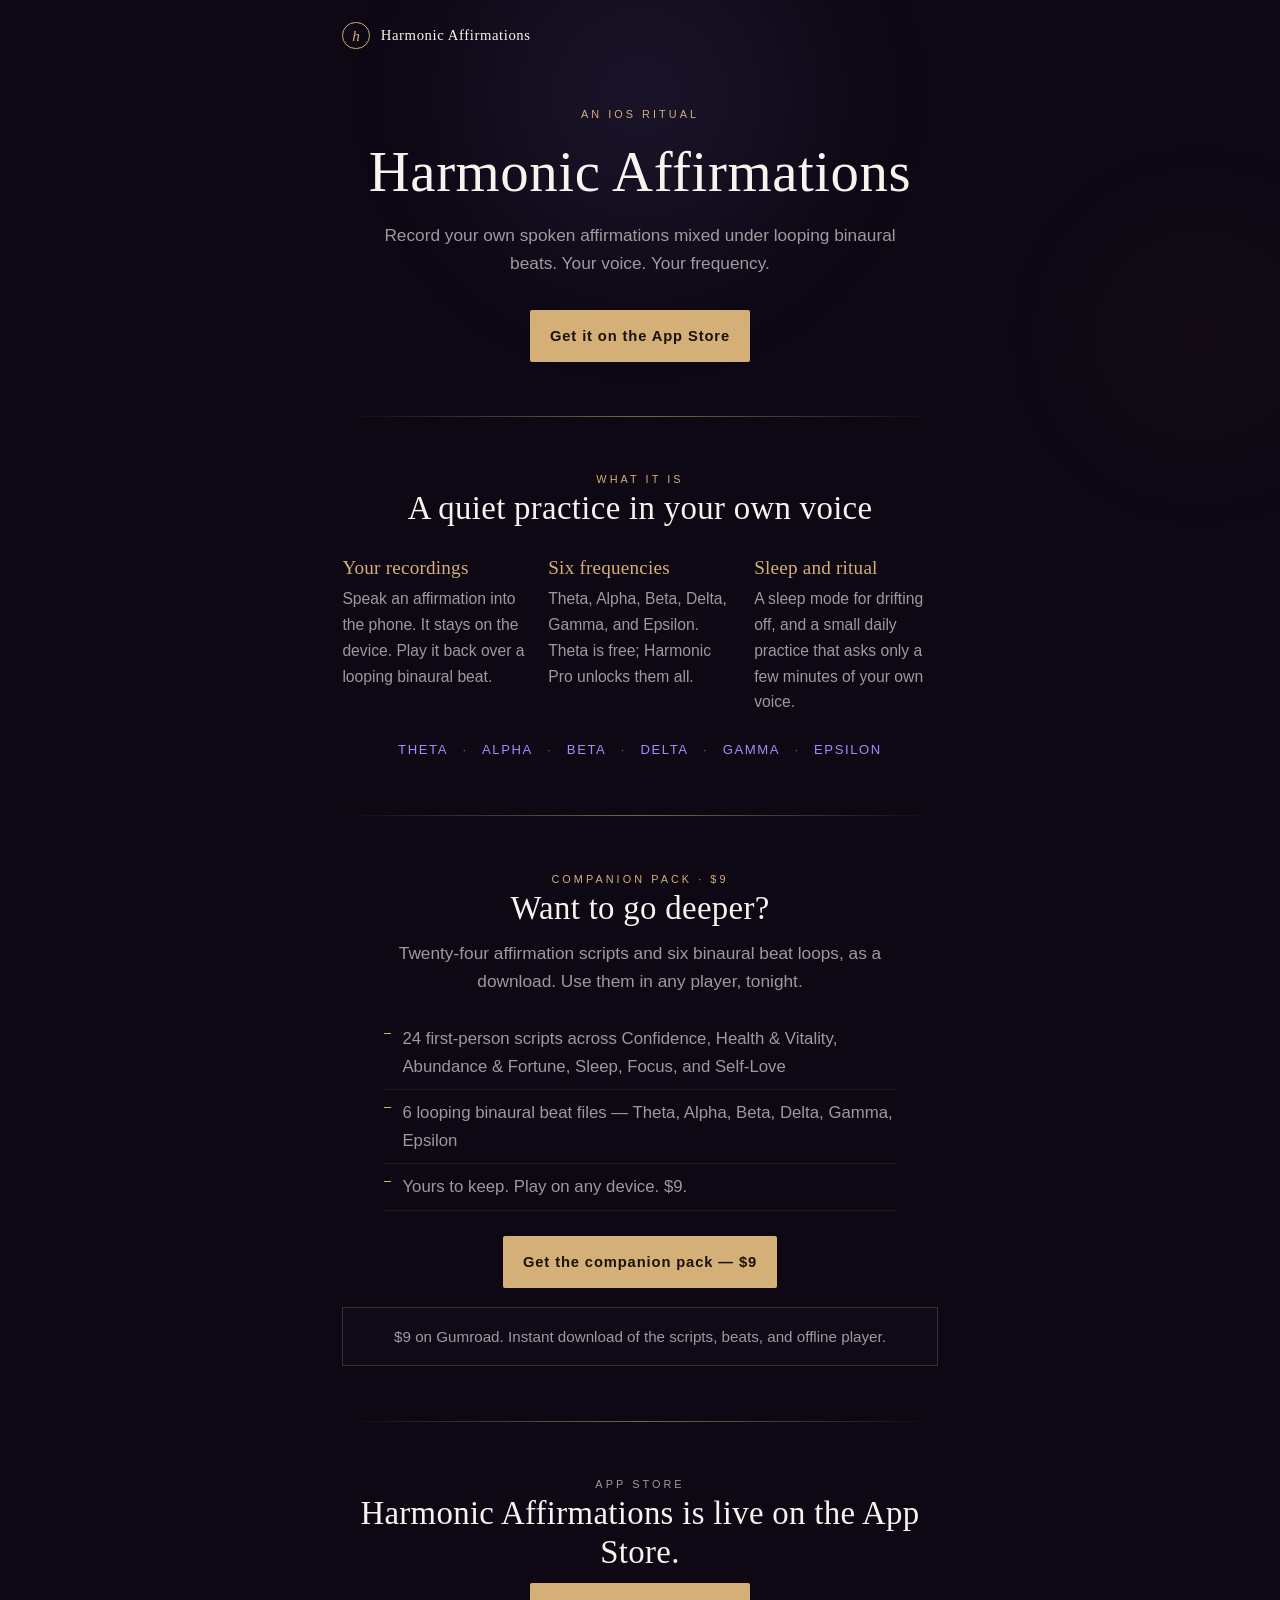
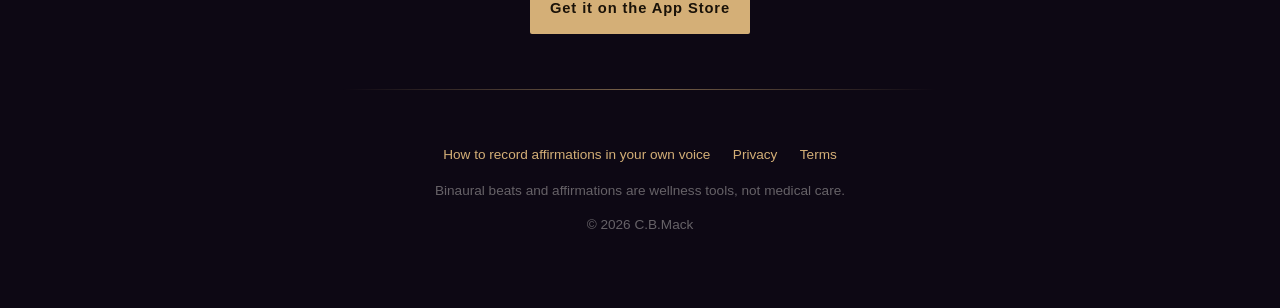
<file: index.html>
<!DOCTYPE html>
<html lang="en">
<head>
  <meta charset="utf-8" />
  <meta name="viewport" content="width=device-width, initial-scale=1" />
  <meta name="theme-color" content="#0d0814" />
  <meta name="description" content="Harmonic Affirmations — record your own spoken affirmations mixed under looping binaural beats. An iOS app by C.B.Mack." />
  <title>Harmonic Affirmations — Your voice. Your frequency.</title>
  <style>
    :root {
      --bg: #0d0814;
      --bg-alt: #140c1c;
      --gold: #d4af77;
      --gold-soft: rgba(212, 175, 119, 0.22);
      --amethyst: #a78bfa;
      --cream: #f7f4ef;
      --muted: rgba(247, 244, 239, 0.62);
      --faint: rgba(247, 244, 239, 0.38);
      --serif: Palatino, "Palatino Linotype", "Book Antiqua", Georgia, serif;
      --sans: "Avenir Next", "Gill Sans", "Gill Sans MT", Calibri, "Trebuchet MS", sans-serif;
    }

    * { box-sizing: border-box; margin: 0; padding: 0; }

    html { scroll-behavior: smooth; }

    @media (prefers-reduced-motion: reduce) {
      html { scroll-behavior: auto; }
      .glow, .orb { animation: none !important; }
    }

    body {
      font-family: var(--sans);
      background: var(--bg);
      color: var(--cream);
      line-height: 1.65;
      font-size: 1.05rem;
      min-height: 100vh;
      -webkit-font-smoothing: antialiased;
    }

    .atmosphere {
      position: fixed;
      inset: 0;
      pointer-events: none;
      z-index: 0;
      overflow: hidden;
    }

    .orb {
      position: absolute;
      border-radius: 50%;
      filter: blur(80px);
      opacity: 0.45;
    }

    .orb-a {
      width: 28rem;
      height: 28rem;
      top: -8rem;
      left: 50%;
      transform: translateX(-50%);
      background: radial-gradient(circle, rgba(167, 139, 250, 0.35), transparent 70%);
    }

    .orb-b {
      width: 18rem;
      height: 18rem;
      top: 12rem;
      right: -4rem;
      background: radial-gradient(circle, rgba(212, 175, 119, 0.18), transparent 70%);
    }

    .wrap {
      position: relative;
      z-index: 1;
      max-width: 40rem;
      margin: 0 auto;
      padding: 0 1.4rem 4.5rem;
    }

    header.top {
      display: flex;
      align-items: center;
      justify-content: space-between;
      padding: 1.35rem 0 0;
    }

    .mark {
      display: flex;
      align-items: center;
      gap: 0.7rem;
      text-decoration: none;
      color: var(--cream);
    }

    .mark-h {
      width: 1.7rem;
      height: 1.7rem;
      border: 1px solid var(--gold);
      border-radius: 50%;
      display: grid;
      place-items: center;
      font-family: var(--serif);
      font-style: italic;
      color: var(--gold);
      font-size: 0.95rem;
      line-height: 1;
    }

    .mark-name {
      font-family: var(--serif);
      font-size: 0.92rem;
      letter-spacing: 0.04em;
    }

    .kicker {
      font-size: 0.68rem;
      letter-spacing: 0.28em;
      text-transform: uppercase;
      color: var(--gold);
      font-weight: 500;
    }

    h1, h2, h3 {
      font-family: var(--serif);
      font-weight: 400;
      line-height: 1.18;
      letter-spacing: 0.01em;
    }

    h1 {
      font-size: clamp(2.35rem, 8.4vw, 3.55rem);
      margin: 0.85rem 0 1rem;
    }

    h2 {
      font-size: clamp(1.55rem, 4.4vw, 2.05rem);
      margin-bottom: 0.7rem;
    }

    .lede {
      color: var(--muted);
      font-size: 1.08rem;
      max-width: 32rem;
    }

    .rule {
      border: 0;
      height: 1px;
      background: linear-gradient(90deg, transparent, var(--gold), transparent);
      opacity: 0.55;
      margin: 3.4rem 0;
    }

    .hero {
      padding-top: 3.6rem;
      text-align: center;
    }

    .hero .lede { margin: 0 auto 2rem; }

    .btn {
      display: inline-flex;
      align-items: center;
      justify-content: center;
      background: var(--gold);
      color: #1a1208;
      font-family: var(--sans);
      font-size: 0.92rem;
      letter-spacing: 0.06em;
      font-weight: 600;
      text-decoration: none;
      border: 0;
      cursor: pointer;
      padding: 0.86rem 1.25rem;
      border-radius: 2px;
      white-space: nowrap;
      transition: background 0.2s ease, transform 0.15s ease;
    }

    .btn:hover { background: #e0c08a; }
    .btn:active { transform: translateY(1px); }
    .btn:focus-visible {
      outline: 2px solid var(--amethyst);
      outline-offset: 3px;
    }

    .beats {
      display: grid;
      gap: 1.6rem;
    }

    @media (min-width: 640px) {
      .beats { grid-template-columns: 1fr 1fr 1fr; gap: 1.4rem; }
    }

    .beat h3 {
      font-size: 1.2rem;
      color: var(--gold);
      margin-bottom: 0.4rem;
    }

    .beat p { color: var(--muted); font-size: 0.98rem; }

    .freq {
      display: flex;
      flex-wrap: wrap;
      justify-content: center;
      gap: 0.45rem 0.9rem;
      margin-top: 1.5rem;
      color: var(--amethyst);
      font-size: 0.82rem;
      letter-spacing: 0.12em;
      text-transform: uppercase;
    }

    .freq span { color: var(--faint); }

    .pack-list {
      list-style: none;
      margin: 1.3rem 0 1.6rem;
    }

    .pack-list li {
      position: relative;
      padding: 0.55rem 0 0.55rem 1.15rem;
      color: var(--muted);
      border-bottom: 1px solid rgba(212, 175, 119, 0.1);
    }

    .pack-list li::before {
      content: "";
      position: absolute;
      left: 0;
      top: 1.05rem;
      width: 0.45rem;
      height: 1px;
      background: var(--gold);
    }

    .pack-actions { margin: 0.4rem 0 1.2rem; }

    .note {
      border: 1px solid var(--gold-soft);
      background: rgba(20, 12, 28, 0.55);
      padding: 1rem 1.1rem;
      color: var(--muted);
      font-size: 0.95rem;
      scroll-margin-top: 1.5rem;
    }

    .store p { color: var(--muted); }

    footer {
      margin-top: 0.5rem;
      text-align: center;
      color: var(--faint);
      font-size: 0.85rem;
    }

    footer nav {
      display: flex;
      justify-content: center;
      gap: 1.4rem;
      margin-bottom: 0.85rem;
    }

    footer a { color: var(--gold); text-decoration: none; }
    footer a:hover { text-decoration: underline; }
    footer .copy { margin-top: 0.7rem; }

    .center { text-align: center; }
    .section-head { text-align: center; margin-bottom: 1.8rem; }
    .section-head .lede { margin: 0.5rem auto 0; }
  </style>
</head>
<body>
  <div class="atmosphere" aria-hidden="true">
    <div class="orb orb-a"></div>
    <div class="orb orb-b"></div>
  </div>

  <div class="wrap">
    <header class="top">
      <a class="mark" href="#top">
        <span class="mark-h">h</span>
        <span class="mark-name">Harmonic Affirmations</span>
      </a>
    </header>

    <main id="top">
      <section class="hero" aria-labelledby="product-name">
        <p class="kicker">An iOS ritual</p>
        <h1 id="product-name">Harmonic Affirmations</h1>
        <p class="lede">Record your own spoken affirmations mixed under looping binaural beats. Your voice. Your frequency.</p>

        <a class="btn" href="https://apps.apple.com/us/app/id6763257281" target="_blank" rel="noopener">Get it on the App Store</a>
      </section>

      <hr class="rule" />

      <section aria-labelledby="what-it-is">
        <div class="section-head">
          <p class="kicker">What it is</p>
          <h2 id="what-it-is">A quiet practice in your own voice</h2>
        </div>
        <div class="beats">
          <article class="beat">
            <h3>Your recordings</h3>
            <p>Speak an affirmation into the phone. It stays on the device. Play it back over a looping binaural beat.</p>
          </article>
          <article class="beat">
            <h3>Six frequencies</h3>
            <p>Theta, Alpha, Beta, Delta, Gamma, and Epsilon. Theta is free; Harmonic Pro unlocks them all.</p>
          </article>
          <article class="beat">
            <h3>Sleep and ritual</h3>
            <p>A sleep mode for drifting off, and a small daily practice that asks only a few minutes of your own voice.</p>
          </article>
        </div>
        <p class="freq">Theta <span>·</span> Alpha <span>·</span> Beta <span>·</span> Delta <span>·</span> Gamma <span>·</span> Epsilon</p>
      </section>

      <hr class="rule" />

      <section class="center" aria-labelledby="pack-heading">
        <p class="kicker">Companion pack · $9</p>
        <h2 id="pack-heading">Want to go deeper?</h2>
        <p class="lede" style="margin: 0 auto;">Twenty-four affirmation scripts and six binaural beat loops, as a download. Use them in any player, tonight.</p>
        <ul class="pack-list" style="text-align: left; max-width: 32rem; margin-left: auto; margin-right: auto;">
          <li>24 first-person scripts across Confidence, Health &amp; Vitality, Abundance &amp; Fortune, Sleep, Focus, and Self-Love</li>
          <li>6 looping binaural beat files — Theta, Alpha, Beta, Delta, Gamma, Epsilon</li>
          <li>Yours to keep. Play on any device. $9.</li>
        </ul>
        <div class="pack-actions">
          <a class="btn" href="https://goldengamma.gumroad.com/l/iklzfu" id="buy-pack" data-buy-url="https://goldengamma.gumroad.com/l/iklzfu" target="_blank" rel="noopener">Get the companion pack — $9</a>
        </div>
        <p class="note" id="pack">$9 on Gumroad. Instant download of the scripts, beats, and offline player.</p>
      </section>

      <hr class="rule" />

      <section class="store center" aria-labelledby="store-heading">
        <p class="kicker">App Store</p>
        <h2 id="store-heading">Harmonic Affirmations is live on the App Store.</h2>
        <p><a class="btn" href="https://apps.apple.com/us/app/id6763257281" target="_blank" rel="noopener">Get it on the App Store</a></p>
      </section>

      <hr class="rule" />
    </main>

    <footer>
      <nav aria-label="Legal">
        <a href="https://vwnbhwgcs9-stack.github.io/harmonic-legal/record-affirmations/">How to record affirmations in your own voice</a>
        <a href="https://vwnbhwgcs9-stack.github.io/harmonic-legal/privacy.html">Privacy</a>
        <a href="https://vwnbhwgcs9-stack.github.io/harmonic-legal/terms.html">Terms</a>
      </nav>
      <p>Binaural beats and affirmations are wellness tools, not medical care.</p>
      <p class="copy">© 2026 C.B.Mack</p>
    </footer>
  </div>

  <script>
    (function () {
      var btn = document.getElementById('buy-pack');
      if (!btn) return;
      btn.addEventListener('click', function (e) {
        var url = (btn.getAttribute('data-buy-url') || '').trim();
        if (url) {
          e.preventDefault();
          window.location.href = url;
        }
      });
    })();
  </script>
</body>
</html>
</file>
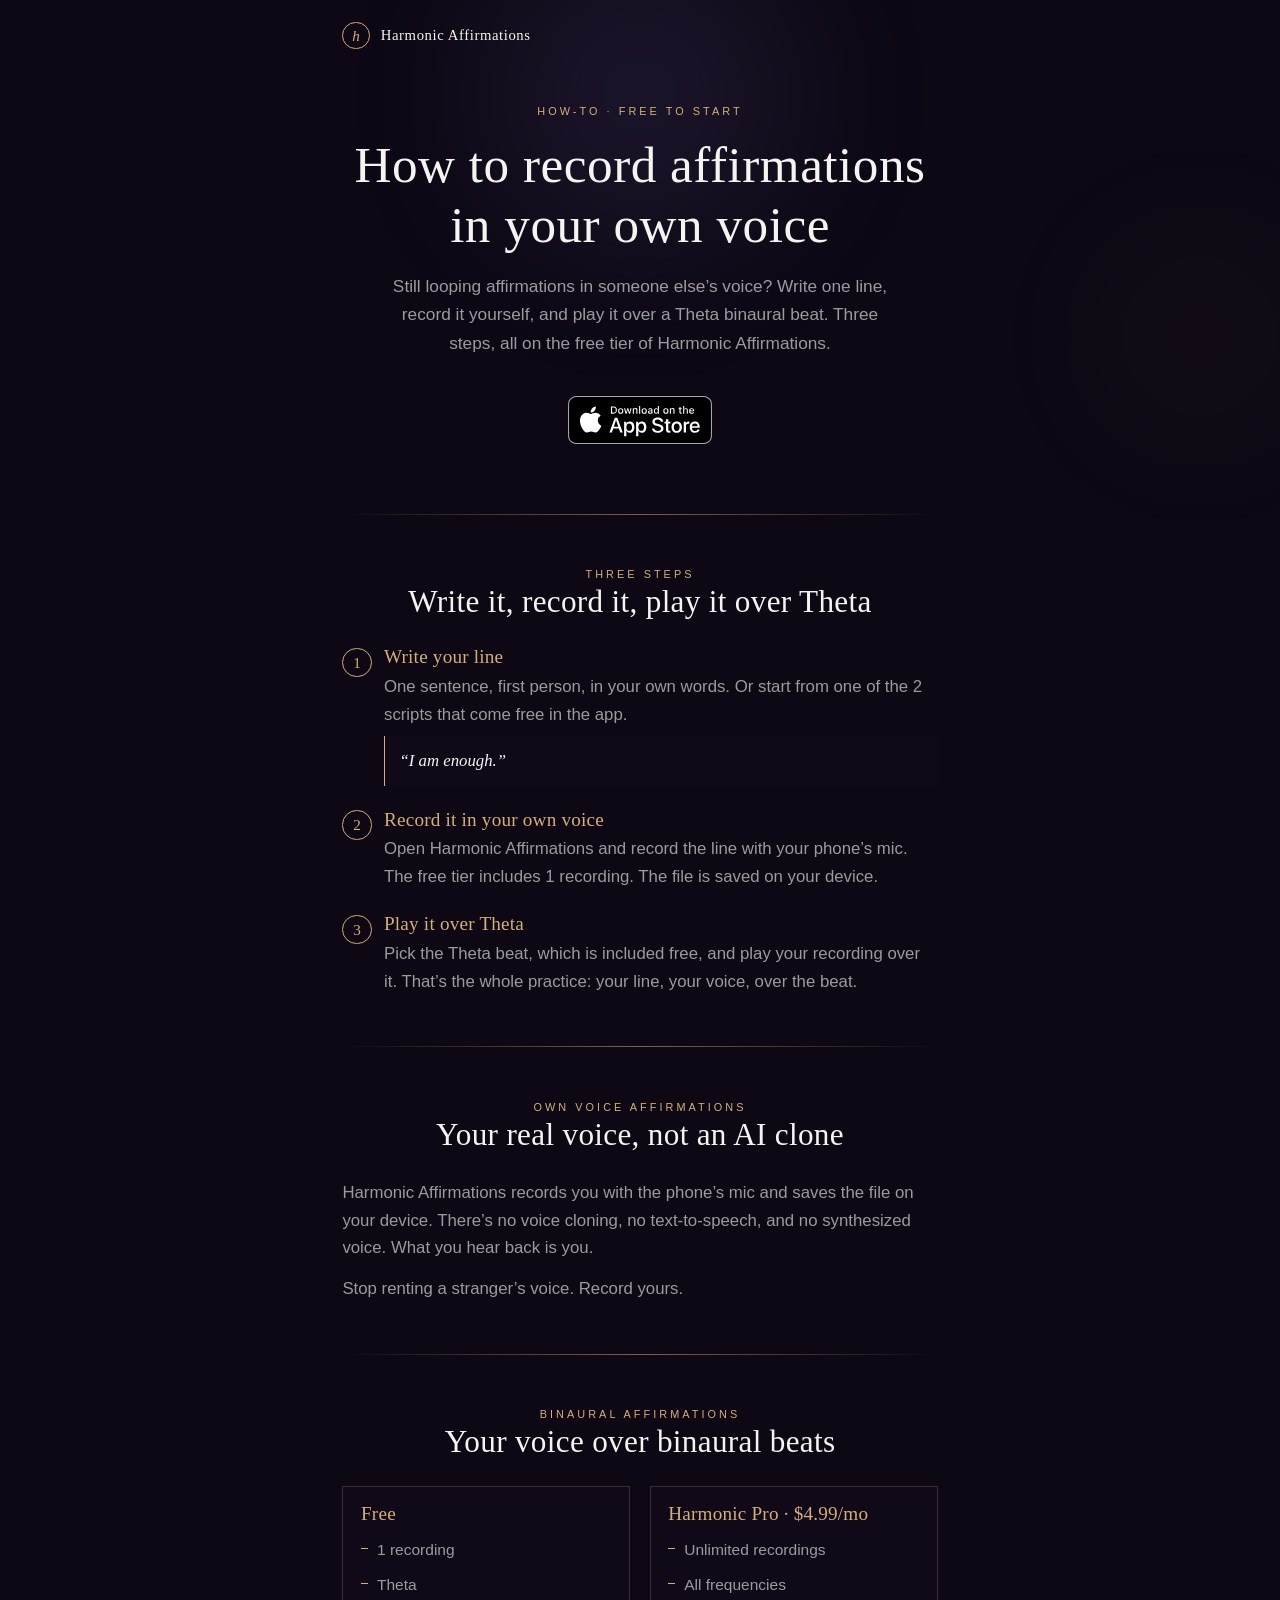
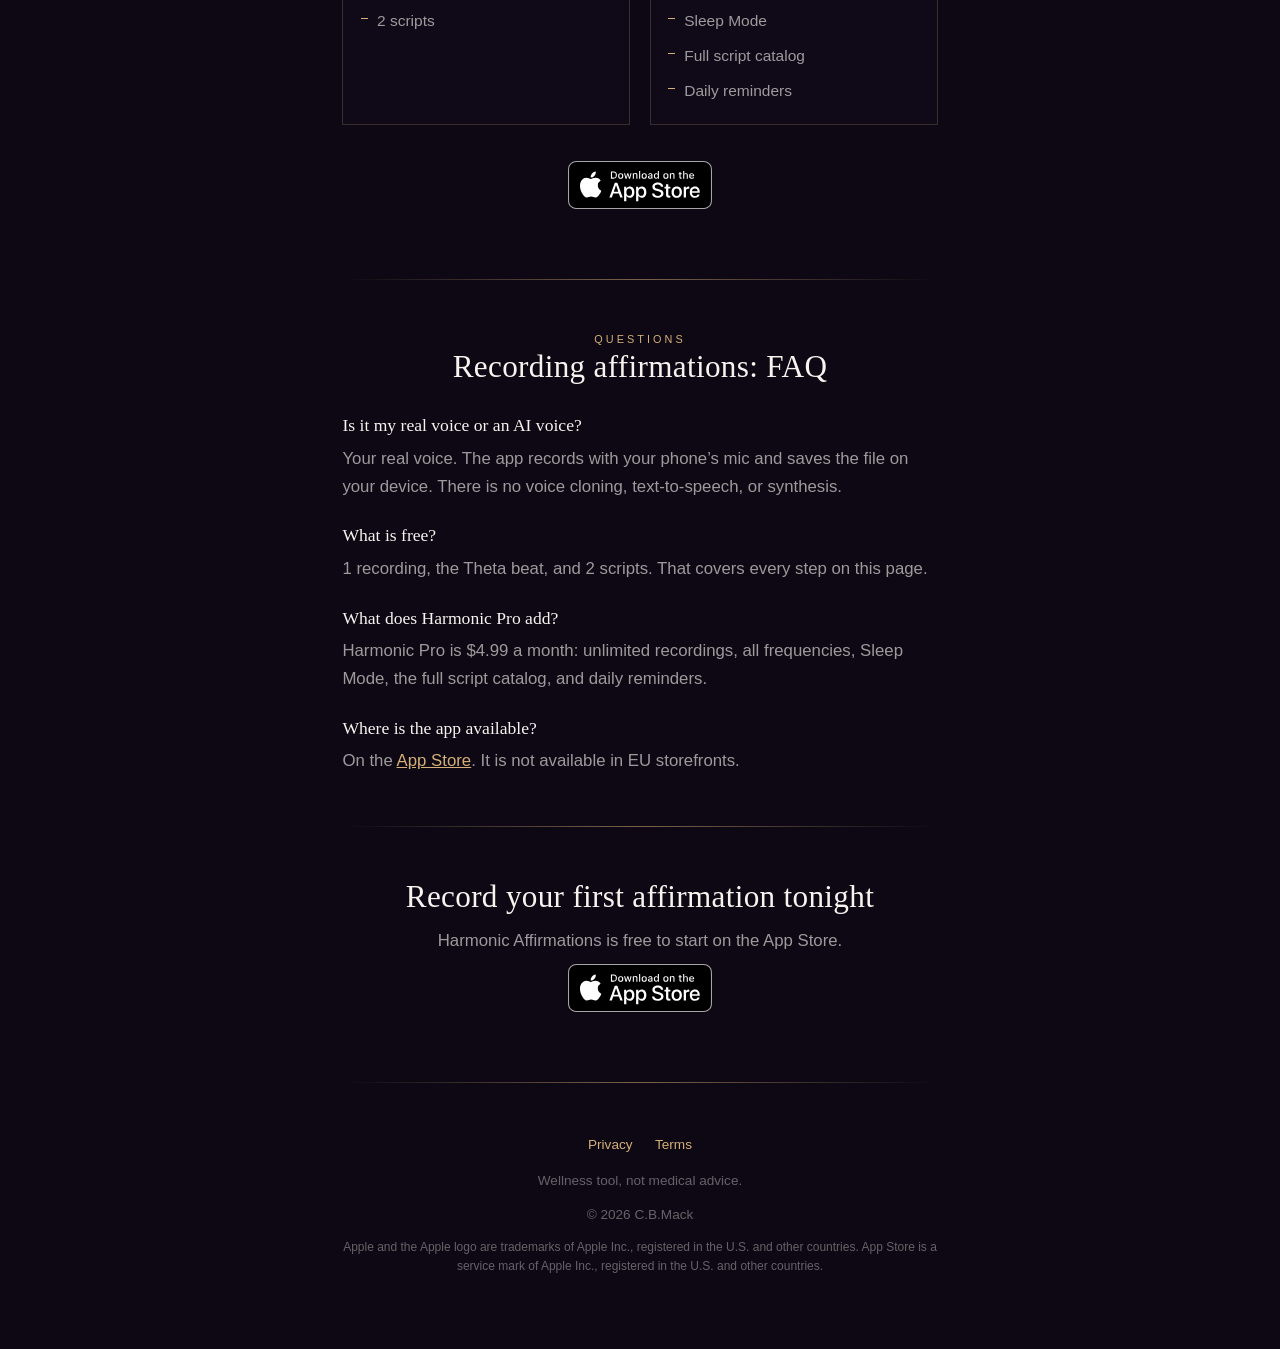
<file: record-affirmations/index.html>
<!DOCTYPE html>
<html lang="en">
<head>
  <meta charset="utf-8" />
  <meta name="viewport" content="width=device-width, initial-scale=1" />
  <meta name="theme-color" content="#0d0814" />

  <title>How to Record Affirmations in Your Own Voice | Harmonic</title>
  <meta name="description" content="Write one affirmation, record it in your own voice, and play it over a Theta binaural beat. Free to start. Your real voice, not an AI clone." />

  <link rel="canonical" href="https://vwnbhwgcs9-stack.github.io/harmonic-legal/record-affirmations/" />

  <meta name="apple-itunes-app" content="app-id=6763257281, affiliate-data=pt=128804235&amp;ct=web-lp1&amp;mt=8" />

  <!-- Open Graph -->
  <meta property="og:type" content="website" />
  <meta property="og:site_name" content="Harmonic Affirmations" />
  <meta property="og:title" content="How to record affirmations in your own voice" />
  <meta property="og:description" content="Write one line, record it in your own voice, play it over Theta. Free to start in Harmonic Affirmations on the App Store." />
  <meta property="og:url" content="https://vwnbhwgcs9-stack.github.io/harmonic-legal/record-affirmations/" />
  <meta name="twitter:card" content="summary" />

  <link rel="stylesheet" href="styles.css" />

  <script type="application/ld+json">
  {
    "@context": "https://schema.org",
    "@graph": [
      {
        "@type": "HowTo",
        "name": "How to record affirmations in your own voice",
        "description": "Write one affirmation, record it in your own voice, and play it over a Theta binaural beat in Harmonic Affirmations. All three steps are on the free tier.",
        "tool": [{ "@type": "HowToTool", "name": "Harmonic Affirmations (App Store)" }],
        "step": [
          {
            "@type": "HowToStep",
            "position": 1,
            "name": "Write your line",
            "text": "Write one affirmation in the first person, or start from one of the 2 scripts included free in the app.",
            "url": "https://vwnbhwgcs9-stack.github.io/harmonic-legal/record-affirmations/#step-write"
          },
          {
            "@type": "HowToStep",
            "position": 2,
            "name": "Record it in your own voice",
            "text": "Record the line with your phone's mic in Harmonic Affirmations. It records your real voice, not an AI clone, and the file is saved on your device. The free tier includes 1 recording.",
            "url": "https://vwnbhwgcs9-stack.github.io/harmonic-legal/record-affirmations/#step-record"
          },
          {
            "@type": "HowToStep",
            "position": 3,
            "name": "Play it over Theta",
            "text": "Play your recording over the Theta binaural beat, which is included on the free tier.",
            "url": "https://vwnbhwgcs9-stack.github.io/harmonic-legal/record-affirmations/#step-theta"
          }
        ]
      },
      {
        "@type": "FAQPage",
        "mainEntity": [
          {
            "@type": "Question",
            "name": "Is it my real voice or an AI voice?",
            "acceptedAnswer": { "@type": "Answer", "text": "Your real voice. Harmonic Affirmations records with your phone's mic and saves the file on your device. There is no voice cloning, text-to-speech, or synthesis." }
          },
          {
            "@type": "Question",
            "name": "What is free?",
            "acceptedAnswer": { "@type": "Answer", "text": "The free tier includes 1 recording, the Theta beat, and 2 scripts." }
          },
          {
            "@type": "Question",
            "name": "What does Harmonic Pro add?",
            "acceptedAnswer": { "@type": "Answer", "text": "Harmonic Pro is $4.99 a month. It adds unlimited recordings, all frequencies, Sleep Mode, the full script catalog, and daily reminders." }
          },
          {
            "@type": "Question",
            "name": "Where is the app available?",
            "acceptedAnswer": { "@type": "Answer", "text": "On the App Store. It is not available in EU storefronts." }
          }
        ]
      }
    ]
  }
  </script>
</head>
<body>
  <div class="atmosphere" aria-hidden="true">
    <div class="orb orb-a"></div>
    <div class="orb orb-b"></div>
  </div>

  <div class="wrap">
    <header class="top">
      <a class="mark" href="https://vwnbhwgcs9-stack.github.io/harmonic-legal/">
        <span class="mark-h">h</span>
        <span class="mark-name">Harmonic Affirmations</span>
      </a>
    </header>

    <main id="top">
      <section class="hero" aria-labelledby="page-title">
        <p class="kicker">How-to · free to start</p>
        <h1 id="page-title">How to record affirmations in your own voice</h1>
        <p class="lede">Still looping affirmations in someone else’s voice? Write one line, record it yourself, and play it over a Theta binaural beat. Three steps, all on the free tier of Harmonic Affirmations.</p>
        <a class="badge-link" href="https://apps.apple.com/us/app/harmonic-affirmations/id6763257281?pt=128804235&amp;ct=web-lp1&amp;mt=8" data-cta="badge-hero">
          <img src="assets/Download_on_the_App_Store_Badge.svg" alt="Download on the App Store" width="144" height="48" />
        </a>
      </section>

      <hr class="rule" />

      <section aria-labelledby="steps-heading">
        <div class="section-head">
          <p class="kicker">Three steps</p>
          <h2 id="steps-heading">Write it, record it, play it over Theta</h2>
        </div>
        <ol class="steps">
          <li id="step-write">
            <h3>Write your line</h3>
            <p>One sentence, first person, in your own words. Or start from one of the 2 scripts that come free in the app.</p>
            <span class="example">“I am enough.”</span>
          </li>
          <li id="step-record">
            <h3>Record it in your own voice</h3>
            <p>Open Harmonic Affirmations and record the line with your phone’s mic. The free tier includes 1 recording. The file is saved on your device.</p>
          </li>
          <li id="step-theta">
            <h3>Play it over Theta</h3>
            <p>Pick the Theta beat, which is included free, and play your recording over it. That’s the whole practice: your line, your voice, over the beat.</p>
          </li>
        </ol>
      </section>

      <hr class="rule" />

      <section aria-labelledby="own-voice-heading">
        <div class="section-head">
          <p class="kicker">Own voice affirmations</p>
          <h2 id="own-voice-heading">Your real voice, not an AI clone</h2>
        </div>
        <p>Harmonic Affirmations records you with the phone’s mic and saves the file on your device. There’s no voice cloning, no text-to-speech, and no synthesized voice. What you hear back is you.</p>
        <p>Stop renting a stranger’s voice. Record yours.</p>
      </section>

      <hr class="rule" />

      <section aria-labelledby="binaural-heading">
        <div class="section-head">
          <p class="kicker">Binaural affirmations</p>
          <h2 id="binaural-heading">Your voice over binaural beats</h2>
        </div>
        <div class="tiers">
          <div class="tier">
            <h3>Free</h3>
            <ul>
              <li>1 recording</li>
              <li>Theta</li>
              <li>2 scripts</li>
            </ul>
          </div>
          <div class="tier">
            <h3>Harmonic Pro · $4.99/mo</h3>
            <ul>
              <li>Unlimited recordings</li>
              <li>All frequencies</li>
              <li>Sleep Mode</li>
              <li>Full script catalog</li>
              <li>Daily reminders</li>
            </ul>
          </div>
        </div>
        <p class="center" style="margin-top: 1.6rem;">
          <a class="badge-link" href="https://apps.apple.com/us/app/harmonic-affirmations/id6763257281?pt=128804235&amp;ct=web-lp1&amp;mt=8" data-cta="badge-tiers">
            <img src="assets/Download_on_the_App_Store_Badge.svg" alt="Download on the App Store" width="144" height="48" />
          </a>
        </p>
      </section>

      <hr class="rule" />

      <section aria-labelledby="faq-heading">
        <div class="section-head">
          <p class="kicker">Questions</p>
          <h2 id="faq-heading">Recording affirmations: FAQ</h2>
        </div>
        <dl class="faq">
          <dt>Is it my real voice or an AI voice?</dt>
          <dd>Your real voice. The app records with your phone’s mic and saves the file on your device. There is no voice cloning, text-to-speech, or synthesis.</dd>
          <dt>What is free?</dt>
          <dd>1 recording, the Theta beat, and 2 scripts. That covers every step on this page.</dd>
          <dt>What does Harmonic Pro add?</dt>
          <dd>Harmonic Pro is $4.99 a month: unlimited recordings, all frequencies, Sleep Mode, the full script catalog, and daily reminders.</dd>
          <dt>Where is the app available?</dt>
          <dd>On the <a href="https://apps.apple.com/us/app/harmonic-affirmations/id6763257281?pt=128804235&amp;ct=web-lp1&amp;mt=8" data-cta="text-faq">App Store</a>. It is not available in EU storefronts.</dd>
        </dl>
      </section>

      <hr class="rule" />

      <section class="center" aria-labelledby="cta-heading">
        <h2 id="cta-heading">Record your first affirmation tonight</h2>
        <p>Harmonic Affirmations is free to start on the App Store.</p>
        <a class="badge-link" href="https://apps.apple.com/us/app/harmonic-affirmations/id6763257281?pt=128804235&amp;ct=web-lp1&amp;mt=8" data-cta="badge-footer">
          <img src="assets/Download_on_the_App_Store_Badge.svg" alt="Download on the App Store" width="144" height="48" />
        </a>
      </section>

      <hr class="rule" />
    </main>

    <footer>
      <nav aria-label="Legal">
        <a href="https://vwnbhwgcs9-stack.github.io/harmonic-legal/privacy.html">Privacy</a>
        <a href="https://vwnbhwgcs9-stack.github.io/harmonic-legal/terms.html">Terms</a>
      </nav>
      <p>Wellness tool, not medical advice.</p>
      <p class="copy">© 2026 C.B.Mack</p>
      <p class="tm">Apple and the Apple logo are trademarks of Apple Inc., registered in the U.S. and other countries. App Store is a service mark of Apple Inc., registered in the U.S. and other countries.</p>
    </footer>
  </div>
</body>
</html>
</file>
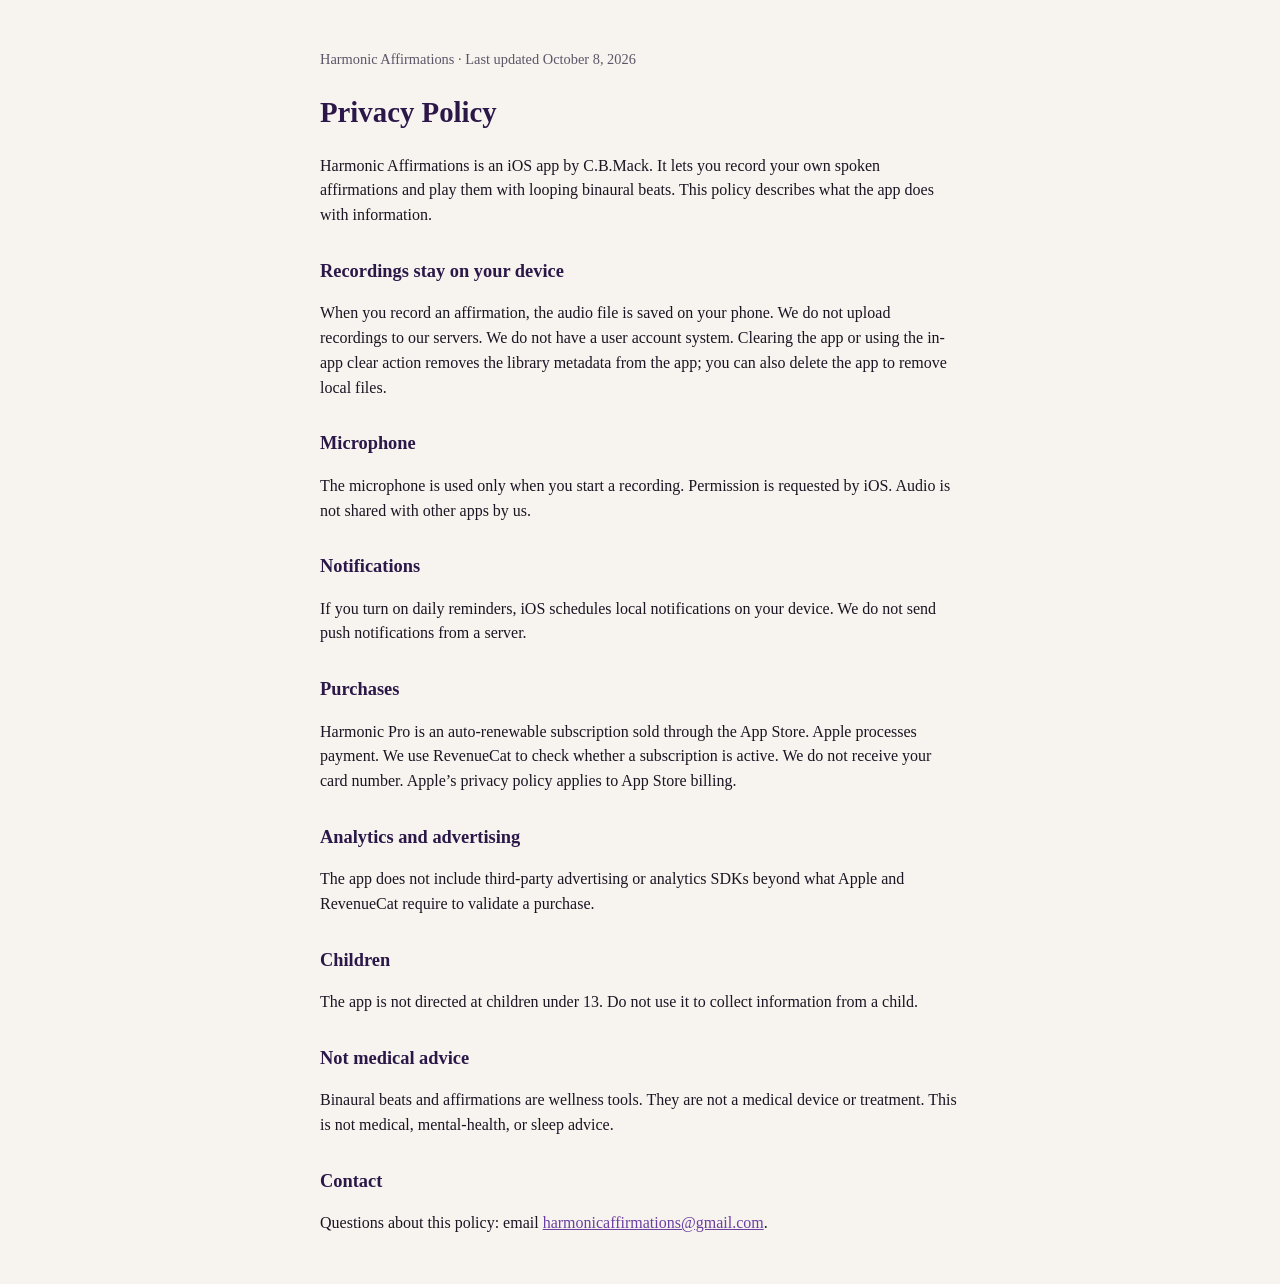
<file: privacy.html>
<!DOCTYPE html>
<html lang="en">
<head>
  <meta charset="utf-8" />
  <meta name="viewport" content="width=device-width, initial-scale=1" />
  <title>Privacy Policy — Harmonic Affirmations</title>
  <style>
    body { font-family: Georgia, serif; max-width: 40rem; margin: 3rem auto; padding: 0 1.25rem; line-height: 1.55; color: #1a1423; background: #f7f4ef; }
    h1, h2 { font-family: "Palatino Linotype", Palatino, serif; color: #2b1848; }
    h1 { font-size: 1.8rem; }
    h2 { font-size: 1.15rem; margin-top: 1.8rem; }
    .muted { color: #5c5568; font-size: 0.9rem; }
    a { color: #6b3fa0; }
  </style>
</head>
<body>
  <p class="muted">Harmonic Affirmations · Last updated October 8, 2026</p>
  <h1>Privacy Policy</h1>
  <p>Harmonic Affirmations is an iOS app by C.B.Mack. It lets you record your own spoken affirmations and play them with looping binaural beats. This policy describes what the app does with information.</p>

  <h2>Recordings stay on your device</h2>
  <p>When you record an affirmation, the audio file is saved on your phone. We do not upload recordings to our servers. We do not have a user account system. Clearing the app or using the in-app clear action removes the library metadata from the app; you can also delete the app to remove local files.</p>

  <h2>Microphone</h2>
  <p>The microphone is used only when you start a recording. Permission is requested by iOS. Audio is not shared with other apps by us.</p>

  <h2>Notifications</h2>
  <p>If you turn on daily reminders, iOS schedules local notifications on your device. We do not send push notifications from a server.</p>

  <h2>Purchases</h2>
  <p>Harmonic Pro is an auto-renewable subscription sold through the App Store. Apple processes payment. We use RevenueCat to check whether a subscription is active. We do not receive your card number. Apple’s privacy policy applies to App Store billing.</p>

  <h2>Analytics and advertising</h2>
  <p>The app does not include third-party advertising or analytics SDKs beyond what Apple and RevenueCat require to validate a purchase.</p>

  <h2>Children</h2>
  <p>The app is not directed at children under 13. Do not use it to collect information from a child.</p>

  <h2>Not medical advice</h2>
  <p>Binaural beats and affirmations are wellness tools. They are not a medical device or treatment. This is not medical, mental-health, or sleep advice.</p>

  <h2>Contact</h2>
  <p>Questions about this policy: email <a href="mailto:harmonicaffirmations@gmail.com">harmonicaffirmations@gmail.com</a>.</p>
</body>
</html>
</file>
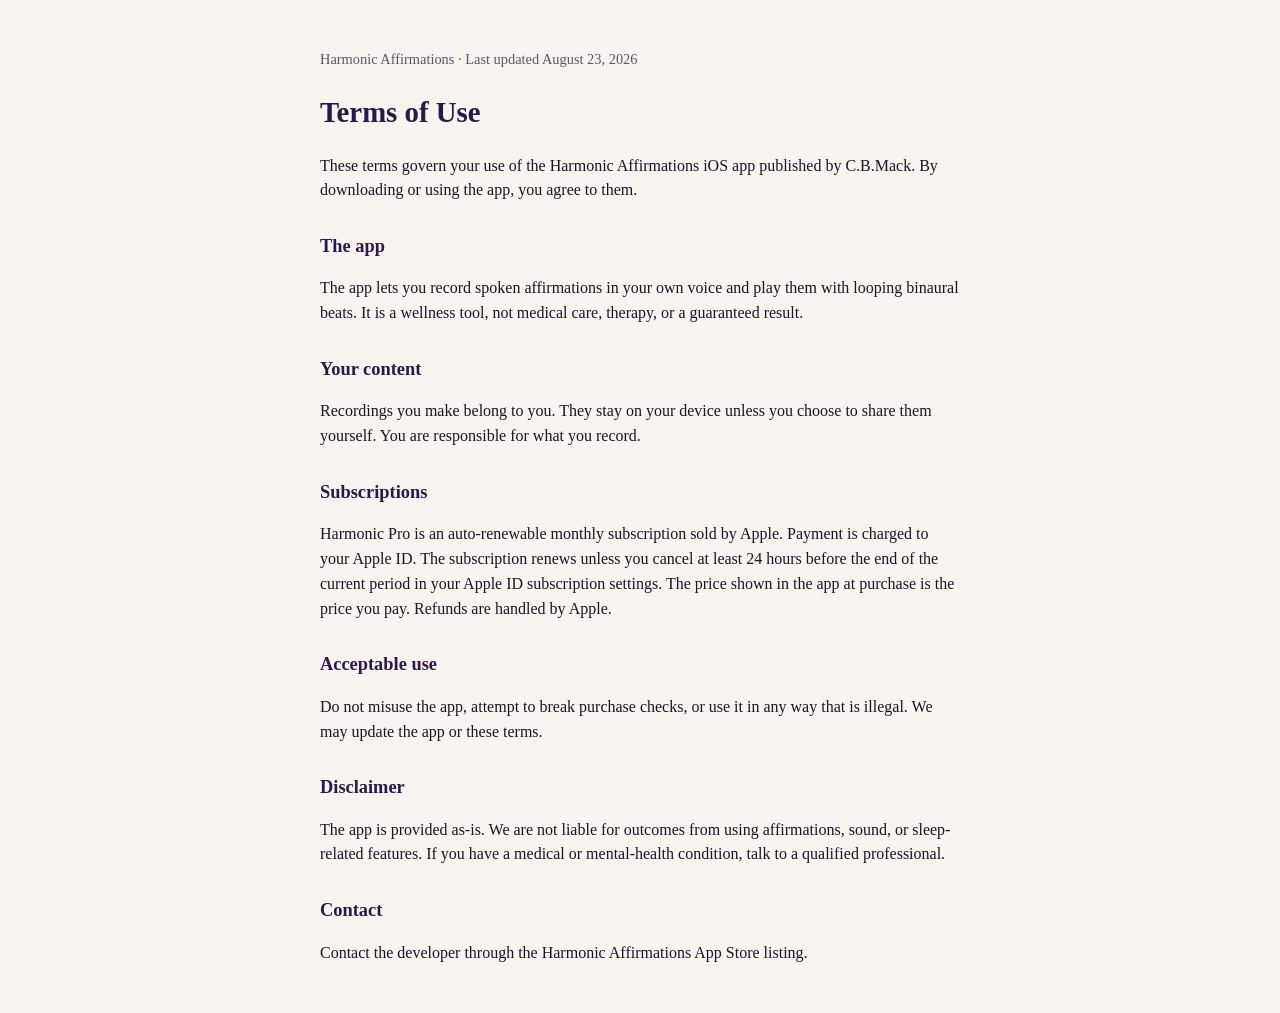
<file: terms.html>
<!DOCTYPE html>
<html lang="en">
<head>
  <meta charset="utf-8" />
  <meta name="viewport" content="width=device-width, initial-scale=1" />
  <title>Terms of Use — Harmonic Affirmations</title>
  <style>
    body { font-family: Georgia, serif; max-width: 40rem; margin: 3rem auto; padding: 0 1.25rem; line-height: 1.55; color: #1a1423; background: #f7f4ef; }
    h1, h2 { font-family: "Palatino Linotype", Palatino, serif; color: #2b1848; }
    h1 { font-size: 1.8rem; }
    h2 { font-size: 1.15rem; margin-top: 1.8rem; }
    .muted { color: #5c5568; font-size: 0.9rem; }
  </style>
</head>
<body>
  <p class="muted">Harmonic Affirmations · Last updated August 23, 2026</p>
  <h1>Terms of Use</h1>
  <p>These terms govern your use of the Harmonic Affirmations iOS app published by C.B.Mack. By downloading or using the app, you agree to them.</p>

  <h2>The app</h2>
  <p>The app lets you record spoken affirmations in your own voice and play them with looping binaural beats. It is a wellness tool, not medical care, therapy, or a guaranteed result.</p>

  <h2>Your content</h2>
  <p>Recordings you make belong to you. They stay on your device unless you choose to share them yourself. You are responsible for what you record.</p>

  <h2>Subscriptions</h2>
  <p>Harmonic Pro is an auto-renewable monthly subscription sold by Apple. Payment is charged to your Apple ID. The subscription renews unless you cancel at least 24 hours before the end of the current period in your Apple ID subscription settings. The price shown in the app at purchase is the price you pay. Refunds are handled by Apple.</p>

  <h2>Acceptable use</h2>
  <p>Do not misuse the app, attempt to break purchase checks, or use it in any way that is illegal. We may update the app or these terms.</p>

  <h2>Disclaimer</h2>
  <p>The app is provided as-is. We are not liable for outcomes from using affirmations, sound, or sleep-related features. If you have a medical or mental-health condition, talk to a qualified professional.</p>

  <h2>Contact</h2>
  <p>Contact the developer through the Harmonic Affirmations App Store listing.</p>
</body>
</html>
</file>
<file: record-affirmations/styles.css>
/* Harmonic Affirmations: round-2 landing page (DRAFT)
   Palette, fonts, and components copied from the live site
   /workspace/harmonic-legal/index.html (vwnbhwgcs9-stack.github.io/harmonic-legal/),
   which keeps its CSS inline. Same tokens so the page matches. */
:root {
  --bg: #0d0814;
  --bg-alt: #140c1c;
  --gold: #d4af77;
  --gold-soft: rgba(212, 175, 119, 0.22);
  --amethyst: #a78bfa;
  --cream: #f7f4ef;
  --muted: rgba(247, 244, 239, 0.62);
  --faint: rgba(247, 244, 239, 0.38);
  --serif: Palatino, "Palatino Linotype", "Book Antiqua", Georgia, serif;
  --sans: "Avenir Next", "Gill Sans", "Gill Sans MT", Calibri, "Trebuchet MS", sans-serif;
}
* { box-sizing: border-box; margin: 0; padding: 0; }
html { scroll-behavior: smooth; }
@media (prefers-reduced-motion: reduce) { html { scroll-behavior: auto; } }
body {
  font-family: var(--sans); background: var(--bg); color: var(--cream);
  line-height: 1.65; font-size: 1.05rem; min-height: 100vh; -webkit-font-smoothing: antialiased;
}
.atmosphere { position: fixed; inset: 0; pointer-events: none; z-index: 0; overflow: hidden; }
.orb { position: absolute; border-radius: 50%; filter: blur(80px); opacity: 0.45; }
.orb-a { width: 28rem; height: 28rem; top: -8rem; left: 50%; transform: translateX(-50%);
  background: radial-gradient(circle, rgba(167, 139, 250, 0.35), transparent 70%); }
.orb-b { width: 18rem; height: 18rem; top: 12rem; right: -4rem;
  background: radial-gradient(circle, rgba(212, 175, 119, 0.18), transparent 70%); }
.wrap { position: relative; z-index: 1; max-width: 40rem; margin: 0 auto; padding: 0 1.4rem 4.5rem; }
header.top { display: flex; align-items: center; justify-content: space-between; padding: 1.35rem 0 0; }
.mark { display: flex; align-items: center; gap: 0.7rem; text-decoration: none; color: var(--cream); }
.mark-h { width: 1.7rem; height: 1.7rem; border: 1px solid var(--gold); border-radius: 50%;
  display: grid; place-items: center; font-family: var(--serif); font-style: italic;
  color: var(--gold); font-size: 0.95rem; line-height: 1; }
.mark-name { font-family: var(--serif); font-size: 0.92rem; letter-spacing: 0.04em; }
.kicker { font-size: 0.68rem; letter-spacing: 0.28em; text-transform: uppercase; color: var(--gold); font-weight: 500; }
h1, h2, h3 { font-family: var(--serif); font-weight: 400; line-height: 1.18; letter-spacing: 0.01em; }
h1 { font-size: clamp(2.1rem, 7.6vw, 3.2rem); margin: 0.85rem 0 1rem; }
h2 { font-size: clamp(1.45rem, 4.2vw, 1.95rem); margin-bottom: 0.7rem; }
h3 { font-size: 1.2rem; color: var(--gold); margin-bottom: 0.4rem; }
p + p { margin-top: 0.8rem; }
.lede { color: var(--muted); font-size: 1.08rem; max-width: 32rem; }
.rule { border: 0; height: 1px; background: linear-gradient(90deg, transparent, var(--gold), transparent);
  opacity: 0.55; margin: 3.2rem 0; }
.hero { padding-top: 3.4rem; text-align: center; }
.hero .lede { margin: 0 auto 1.8rem; }
.center { text-align: center; }
.section-head { text-align: center; margin-bottom: 1.6rem; }
.section-head .lede { margin: 0.5rem auto 0; }
section p, section li { color: var(--muted); }

/* App Store badge: Apple artwork, unmodified. Min 40px tall on screen,
   clear space = 1/4 badge height (Apple Marketing Guidelines). */
.badge-link { display: inline-block; padding: 10px; line-height: 0; }
.badge-link img { height: 48px; width: auto; display: block; }
.badge-link:focus-visible { outline: 2px solid var(--amethyst); outline-offset: 3px; }

.steps { list-style: none; counter-reset: step; display: grid; gap: 1.4rem; }
.steps li { counter-increment: step; position: relative; padding-left: 2.6rem; }
.steps li::before { content: counter(step); position: absolute; left: 0; top: 0.1rem;
  width: 1.7rem; height: 1.7rem; border: 1px solid var(--gold); border-radius: 50%;
  display: grid; place-items: center; font-family: var(--serif); color: var(--gold); font-size: 0.95rem; }
.steps h3 { margin-bottom: 0.25rem; }
.example { display: block; margin-top: 0.5rem; padding: 0.7rem 0.9rem; border-left: 1px solid var(--gold);
  font-family: var(--serif); font-style: italic; color: var(--cream); background: rgba(20, 12, 28, 0.55); }

.tiers { display: grid; gap: 1.2rem; }
@media (min-width: 600px) { .tiers { grid-template-columns: 1fr 1fr; } }
.tier { border: 1px solid var(--gold-soft); background: rgba(20, 12, 28, 0.55); padding: 1rem 1.1rem; }
.tier ul { list-style: none; margin-top: 0.4rem; }
.tier li { padding: 0.3rem 0 0.3rem 1rem; position: relative; font-size: 0.97rem; }
.tier li::before { content: ""; position: absolute; left: 0; top: 0.95rem; width: 0.45rem; height: 1px; background: var(--gold); }

.faq dt { font-family: var(--serif); color: var(--cream); font-size: 1.1rem; margin-top: 1.3rem; }
.faq dd { color: var(--muted); margin-top: 0.3rem; }

.secondary { font-size: 0.9rem; color: var(--faint); margin-top: 1.2rem; }
.secondary a, .faq a { color: var(--gold); }

footer { margin-top: 0.5rem; text-align: center; color: var(--faint); font-size: 0.85rem; }
footer nav { display: flex; justify-content: center; gap: 1.4rem; margin-bottom: 0.85rem; }
footer a { color: var(--gold); text-decoration: none; }
footer a:hover { text-decoration: underline; }
footer .copy { margin-top: 0.7rem; }
footer .tm { margin-top: 0.7rem; font-size: 0.75rem; }
</file>
